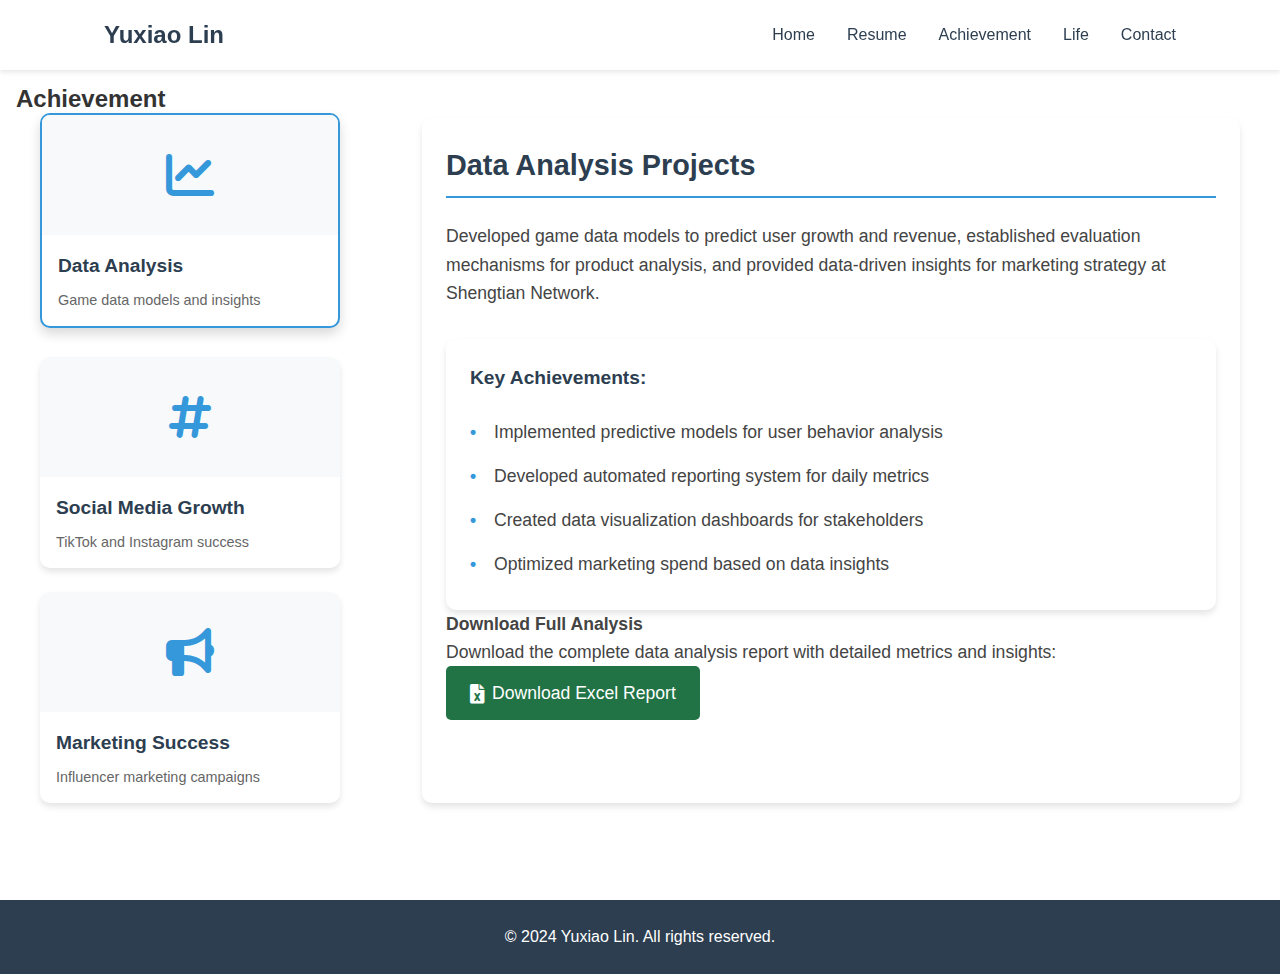
<file: achievement.html>
<!DOCTYPE html>
<html lang="en">
<head>
    <meta charset="UTF-8">
    <meta name="viewport" content="width=device-width, initial-scale=1.0">
    <title>Achievement - Yuxiao Lin</title>
    <link rel="stylesheet" href="styles.css">
    <link rel="stylesheet" href="https://cdnjs.cloudflare.com/ajax/libs/font-awesome/6.0.0/css/all.min.css">
</head>
<body>
    <header>
        <nav>
            <a href="index.html" class="logo">Yuxiao Lin</a>
            <div class="hamburger">
                <span></span>
                <span></span>
                <span></span>
            </div>
            <ul class="nav-links">
                <li><a href="index.html">Home</a></li>
                <li><a href="index.html#resume">Resume</a></li>
                <li><a href="achievement.html">Achievement</a></li>
                <li><a href="life.html">Life</a></li>
                <li><a href="index.html#contact">Contact</a></li>
            </ul>
        </nav>
    </header>

    <main>
        <section class="achievement">
            <h2>Achievement</h2>
            <div class="achievement-content">
                <div class="achievement-grid">
                    <div class="achievement-card active" data-category="data-analysis">
                        <div class="achievement-image">
                            <i class="fas fa-chart-line"></i>
                        </div>
                        <div class="achievement-text">
                            <h3>Data Analysis</h3>
                            <p>Game data models and insights</p>
                        </div>
                    </div>
                    <div class="achievement-card" data-category="social-media">
                        <div class="achievement-image">
                            <i class="fas fa-hashtag"></i>
                        </div>
                        <div class="achievement-text">
                            <h3>Social Media Growth</h3>
                            <p>TikTok and Instagram success</p>
                        </div>
                    </div>
                    <div class="achievement-card" data-category="marketing">
                        <div class="achievement-image">
                            <i class="fas fa-bullhorn"></i>
                        </div>
                        <div class="achievement-text">
                            <h3>Marketing Success</h3>
                            <p>Influencer marketing campaigns</p>
                        </div>
                    </div>
                </div>
                <div class="achievement-details">
                    <!-- Data Analysis Section -->
                    <div class="details-section active" id="data-analysis-details">
                        <h3 class="details-title">Data Analysis Projects</h3>
                        <div class="details-content">
                            <p>Developed game data models to predict user growth and revenue, established evaluation mechanisms for product analysis, and provided data-driven insights for marketing strategy at Shengtian Network.</p>
                            <div class="analysis-highlights">
                                <h4>Key Achievements:</h4>
                                <ul>
                                    <li>Implemented predictive models for user behavior analysis</li>
                                    <li>Developed automated reporting system for daily metrics</li>
                                    <li>Created data visualization dashboards for stakeholders</li>
                                    <li>Optimized marketing spend based on data insights</li>
                                </ul>
                            </div>
                            <div class="download-section">
                                <h4>Download Full Analysis</h4>
                                <p>Download the complete data analysis report with detailed metrics and insights:</p>
                                <a href="assets/data-analysis.xlsx" download class="excel-download-btn">
                                    <i class="fas fa-file-excel"></i>
                                    Download Excel Report
                                </a>
                            </div>
                        </div>
                    </div>

                    <!-- Social Media Section -->
                    <div class="details-section" id="social-media-details">
                        <h3 class="details-title">Social Media Growth</h3>
                        <div class="details-content">
                            <p>Increased company TikTok following from 0 to over 4,500 followers and Instagram from 10,000 to 15,000 followers.</p>
                            <div class="social-platform-cards">
                                <a href="https://www.tiktok.com/@ajazz_official?lang=zh-Hans" target="_blank" class="platform-card">
                                    <i class="fab fa-tiktok"></i>
                                    <div class="platform-info">
                                        <h4>TikTok</h4>
                                        <p>@ajazz_official</p>
                                    </div>
                                </a>
                                <a href="https://www.instagram.com/ajazz_brand/" target="_blank" class="platform-card">
                                    <i class="fab fa-instagram"></i>
                                    <div class="platform-info">
                                        <h4>Instagram</h4>
                                        <p>@ajazz_brand</p>
                                    </div>
                                </a>
                            </div>
                            <div class="social-proof-images">
                                <div class="proof-image-container">
                                    <h4>TikTok Growth</h4>
                                    <img src="assets/tiktok-growth.jpg" alt="TikTok follower growth from 0 to 4,500+" class="proof-image">
                                </div>
                                <div class="proof-image-container">
                                    <h4>Instagram Growth</h4>
                                    <img src="assets/instagram-growth.jpg" alt="Instagram follower growth from 10,000 to 15,000" class="proof-image">
                                </div>
                            </div>
                        </div>
                    </div>

                    <!-- Marketing Section -->
                    <div class="details-section" id="marketing-details">
                        <h3 class="details-title">Marketing Success</h3>
                        <div class="details-content">
                            <p>Generated over $800,000 in GMV through influencer marketing and strategic social media campaigns.</p>
                            <div class="confidentiality-notice">
                                <i class="fas fa-lock"></i>
                                <span>Trade Confidentiality</span>
                            </div>
                        </div>
                    </div>
                </div>
            </div>
        </section>
    </main>

    <footer>
        <p>&copy; 2024 Yuxiao Lin. All rights reserved.</p>
    </footer>

    <script>
        document.addEventListener('DOMContentLoaded', function() {
            const achievementCards = document.querySelectorAll('.achievement-card');
            const detailsSections = document.querySelectorAll('.details-section');

            achievementCards.forEach(card => {
                card.addEventListener('click', function() {
                    // Remove active class from all cards
                    achievementCards.forEach(c => c.classList.remove('active'));
                    // Add active class to clicked card
                    this.classList.add('active');

                    // Get the category from data attribute
                    const category = this.dataset.category;

                    // Hide all details sections
                    detailsSections.forEach(section => {
                        section.classList.remove('active');
                    });

                    // Show the selected details section
                    document.getElementById(`${category}-details`).classList.add('active');
                });
            });
        });

        document.querySelector('.hamburger').addEventListener('click', function() {
            this.classList.toggle('active');
            document.querySelector('.nav-links').classList.toggle('active');
        });

        // Close menu when clicking outside
        document.addEventListener('click', function(e) {
            if (!e.target.closest('.nav') && !e.target.closest('.hamburger')) {
                document.querySelector('.hamburger').classList.remove('active');
                document.querySelector('.nav-links').classList.remove('active');
            }
        });
    </script>
</body>
</html>
</file>
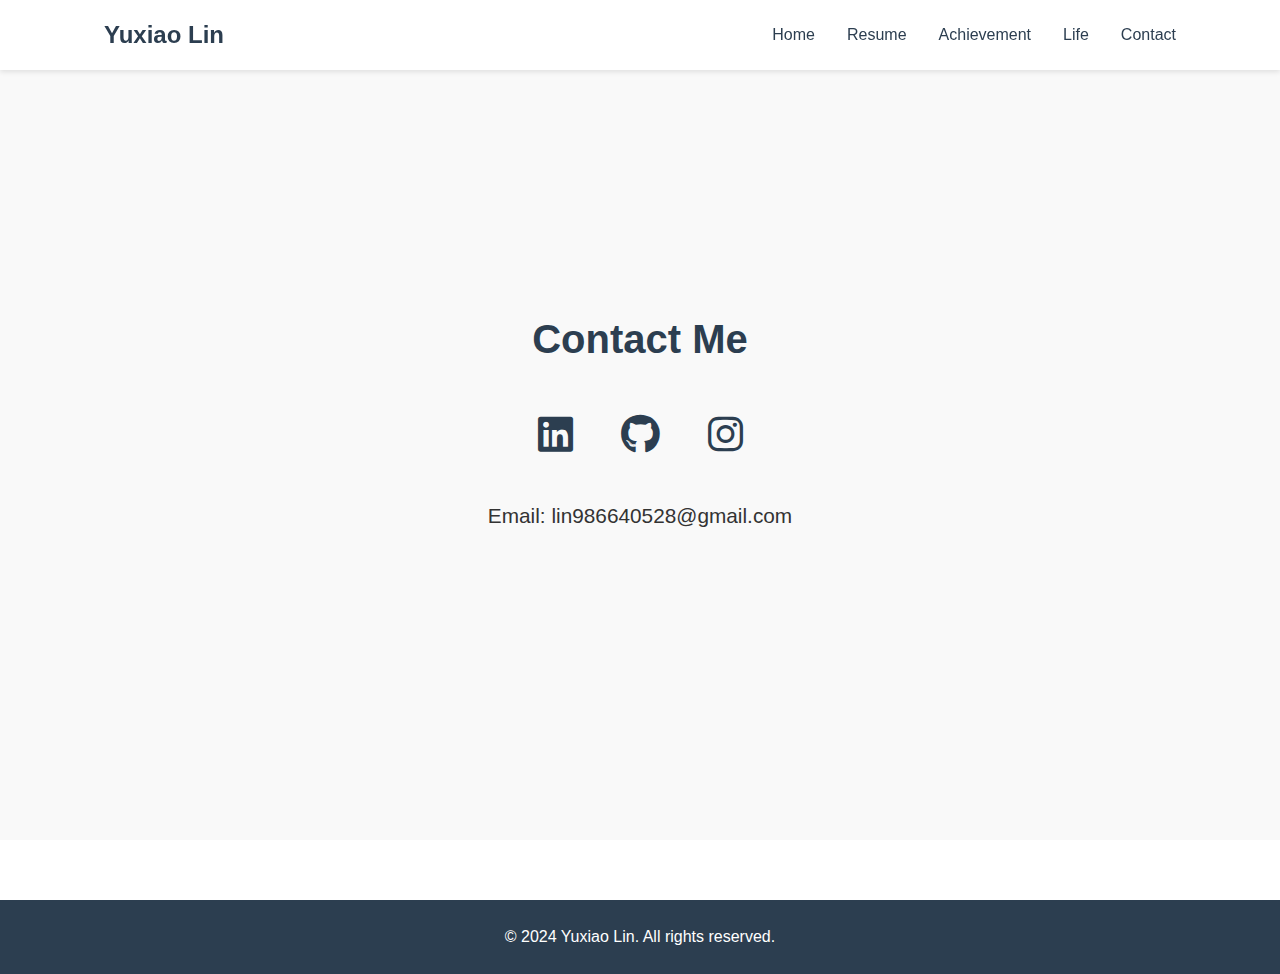
<file: contact.html>
<!DOCTYPE html>
<html lang="en">
<head>
    <meta charset="UTF-8">
    <meta name="viewport" content="width=device-width, initial-scale=1.0">
    <title>Contact - Yuxiao Lin</title>
    <link rel="stylesheet" href="styles.css">
    <link rel="stylesheet" href="https://cdnjs.cloudflare.com/ajax/libs/font-awesome/6.0.0/css/all.min.css">
</head>
<body>
    <header>
        <nav>
            <div class="logo">Yuxiao Lin</div>
            <ul class="nav-links">
                <li><a href="index.html">Home</a></li>
                <li><a href="index.html#resume">Resume</a></li>
                <li><a href="achievement.html">Achievement</a></li>
                <li><a href="life.html">Life</a></li>
                <li><a href="contact.html">Contact</a></li>
            </ul>
        </nav>
    </header>

    <main>
        <section class="contact">
            <h2>Contact Me</h2>
            <div class="contact-content">
                <div class="social-links">
                    <a href="#" class="social-link"><i class="fab fa-linkedin"></i></a>
                    <a href="#" class="social-link"><i class="fab fa-github"></i></a>
                    <a href="https://www.instagram.com/yxiao_l/" class="social-link"><i class="fab fa-instagram"></i></a>
                </div>
                <p>Email: lin986640528@gmail.com</p>
            </div>
        </section>
    </main>

    <footer>
        <p>&copy; 2024 Yuxiao Lin. All rights reserved.</p>
    </footer>
</body>
</html>
</file>
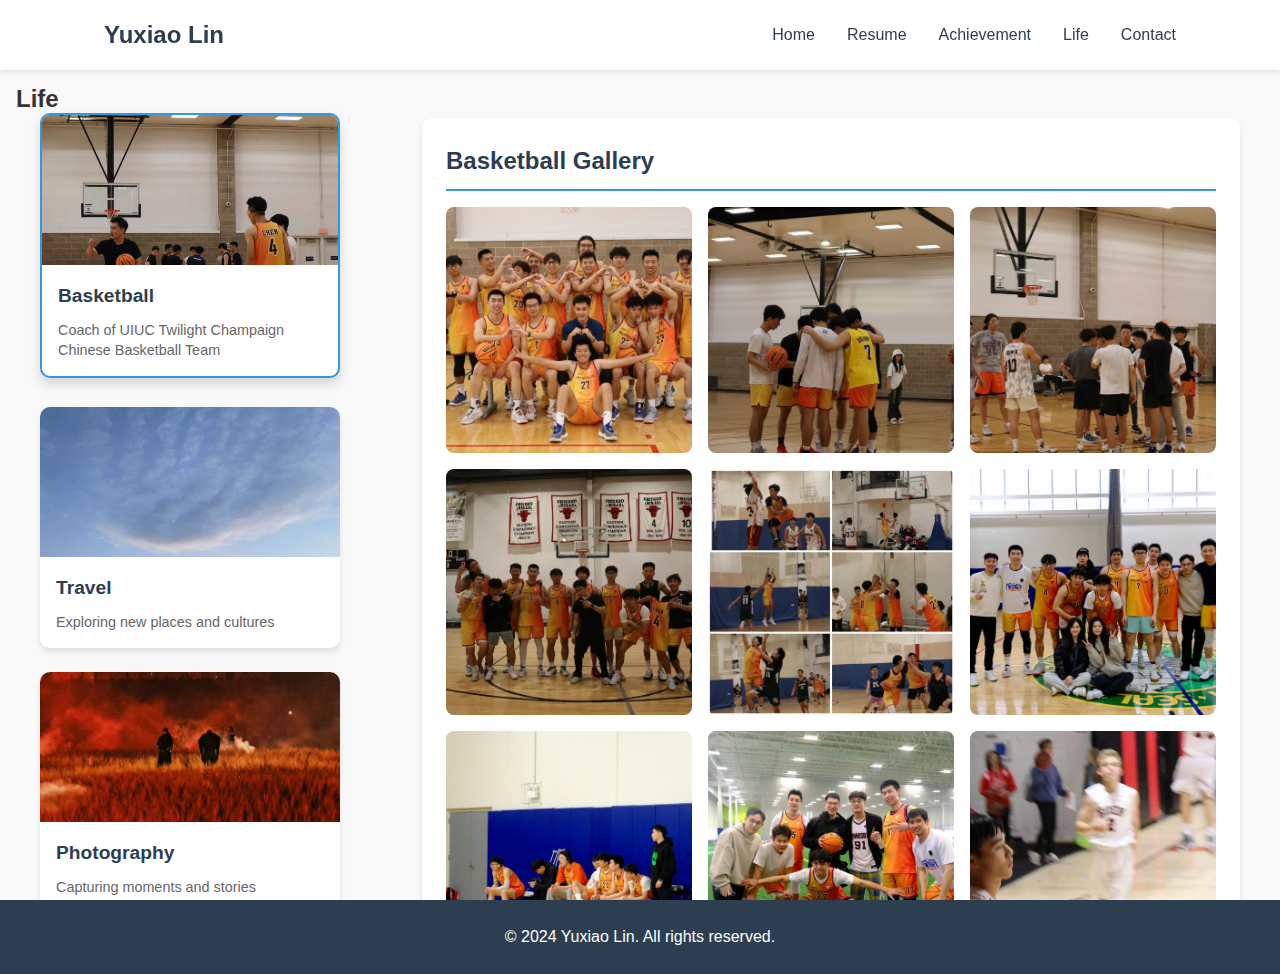
<file: life.html>
<!DOCTYPE html>
<html lang="en">
<head>
    <meta charset="UTF-8">
    <meta name="viewport" content="width=device-width, initial-scale=1.0">
    <title>Life - Yuxiao Lin</title>
    <link rel="stylesheet" href="styles.css">
    <link rel="stylesheet" href="https://cdnjs.cloudflare.com/ajax/libs/font-awesome/6.0.0/css/all.min.css">
</head>
<body>
    <header>
        <nav>
            <a href="index.html" class="logo">Yuxiao Lin</a>
            <div class="hamburger">
                <span></span>
                <span></span>
                <span></span>
            </div>
            <ul class="nav-links">
                <li><a href="index.html">Home</a></li>
                <li><a href="index.html#resume">Resume</a></li>
                <li><a href="achievement.html">Achievement</a></li>
                <li><a href="life.html">Life</a></li>
                <li><a href="index.html#contact">Contact</a></li>
            </ul>
        </nav>
    </header>

    <main>
        <section class="life">
            <h2>Life</h2>
            <div class="life-content">
                <div class="life-grid">
                    <div class="life-card active" data-category="basketball">
                        <div class="life-image">
                            <img src="assets/card-basketball.jpg" alt="Basketball" class="life-photo">
                        </div>
                        <div class="life-text">
                            <h3>Basketball</h3>
                            <p>Coach of UIUC Twilight Champaign Chinese Basketball Team</p>
                        </div>
                    </div>
                    <div class="life-card" data-category="travel">
                        <div class="life-image">
                            <img src="assets/card-travel.jpg" alt="Travel" class="life-photo">
                        </div>
                        <div class="life-text">
                            <h3>Travel</h3>
                            <p>Exploring new places and cultures</p>
                        </div>
                    </div>
                    <div class="life-card" data-category="photography">
                        <div class="life-image">
                            <img src="assets/card-photography.jpg" alt="Photography" class="life-photo">
                        </div>
                        <div class="life-text">
                            <h3>Photography</h3>
                            <p>Capturing moments and stories</p>
                        </div>
                    </div>
                </div>
                <div class="life-gallery">
                    <!-- Basketball Gallery -->
                    <div class="gallery-section active" id="basketball-gallery">
                        <h3 class="gallery-title">Basketball Gallery</h3>
                        <div class="gallery-grid">
                            <div class="gallery-item">
                                <img src="assets/basketball1.jpg" alt="Basketball">
                            </div>
                            <div class="gallery-item">
                                <img src="assets/basketball2.jpg" alt="Basketball">
                            </div>
                            <div class="gallery-item">
                                <img src="assets/basketball3.jpg" alt="Basketball">
                            </div>
                            <div class="gallery-item">
                                <img src="assets/basketball4.jpg" alt="Basketball">
                            </div>
                            <div class="gallery-item">
                                <img src="assets/basketball5.jpg" alt="Basketball">
                            </div>
                            <div class="gallery-item">
                                <img src="assets/basketball6.jpg" alt="Basketball">
                            </div>
                            <div class="gallery-item">
                                <img src="assets/basketball7.jpg" alt="Basketball">
                            </div>
                            <div class="gallery-item">
                                <img src="assets/basketball8.jpg" alt="Basketball">
                            </div>
                            <div class="gallery-item">
                                <img src="assets/basketball9.jpg" alt="Basketball">
                            </div>
                        </div>
                    </div>
                    
                    <!-- Travel Gallery -->
                    <div class="gallery-section" id="travel-gallery">
                        <h3 class="gallery-title">Travel Gallery</h3>
                        <div class="gallery-grid">
                            <div class="gallery-item">
                                <img src="assets/travel1.jpg" alt="Travel">
                            </div>
                            <div class="gallery-item">
                                <img src="assets/travel2.jpg" alt="Travel">
                            </div>
                            <div class="gallery-item">
                                <img src="assets/travel3.jpg" alt="Travel">
                            </div>
                            <div class="gallery-item">
                                <img src="assets/travel4.jpg" alt="Travel">
                            </div>
                            <div class="gallery-item">
                                <img src="assets/travel5.jpg" alt="Travel">
                            </div>
                            <div class="gallery-item">
                                <img src="assets/travel6.jpg" alt="Travel">
                            </div>
                            <div class="gallery-item">
                                <img src="assets/travel7.jpg" alt="Travel">
                            </div>
                            <div class="gallery-item">
                                <img src="assets/travel8.jpg" alt="Travel">
                            </div>
                            <div class="gallery-item">
                                <img src="assets/travel9.jpg" alt="Travel">
                            </div>
                        </div>
                    </div>
                    
                    <!-- Photography Gallery -->
                    <div class="gallery-section" id="photography-gallery">
                        <h3 class="gallery-title">Photography Gallery</h3>
                        <div class="gallery-grid">
                            <div class="gallery-item">
                                <img src="assets/photo1.jpg" alt="Photography">
                            </div>
                            <div class="gallery-item">
                                <img src="assets/photo2.jpg" alt="Photography">
                            </div>
                            <div class="gallery-item">
                                <img src="assets/photo3.jpg" alt="Photography">
                            </div>
                            <div class="gallery-item">
                                <img src="assets/photo4.jpg" alt="Photography">
                            </div>
                            <div class="gallery-item">
                                <img src="assets/photo5.jpg" alt="Photography">
                            </div>
                            <div class="gallery-item">
                                <img src="assets/photo6.jpg" alt="Photography">
                            </div>
                            <div class="gallery-item">
                                <img src="assets/photo7.jpg" alt="Photography">
                            </div>
                            <div class="gallery-item">
                                <img src="assets/photo8.jpg" alt="Photography">
                            </div>
                            <div class="gallery-item">
                                <img src="assets/photo9.jpg" alt="Photography">
                            </div>
                        </div>
                    </div>
                </div>
            </div>
        </section>
    </main>

    <footer>
        <p>&copy; 2024 Yuxiao Lin. All rights reserved.</p>
    </footer>

    <script>
        document.addEventListener('DOMContentLoaded', function() {
            const lifeCards = document.querySelectorAll('.life-card');
            const gallerySections = document.querySelectorAll('.gallery-section');

            lifeCards.forEach(card => {
                card.addEventListener('click', function() {
                    // Remove active class from all cards
                    lifeCards.forEach(c => c.classList.remove('active'));
                    // Add active class to clicked card
                    this.classList.add('active');

                    // Get the category from data attribute
                    const category = this.dataset.category;

                    // Hide all galleries
                    gallerySections.forEach(section => {
                        section.classList.remove('active');
                    });

                    // Show the selected gallery
                    document.getElementById(`${category}-gallery`).classList.add('active');

                    // Add animation class
                    document.getElementById(`${category}-gallery`).classList.add('fade-in');
                });
            });
        });

        document.querySelector('.hamburger').addEventListener('click', function() {
            this.classList.toggle('active');
            document.querySelector('.nav-links').classList.toggle('active');
        });

        // Close menu when clicking outside
        document.addEventListener('click', function(e) {
            if (!e.target.closest('.nav') && !e.target.closest('.hamburger')) {
                document.querySelector('.hamburger').classList.remove('active');
                document.querySelector('.nav-links').classList.remove('active');
            }
        });
    </script>
</body>
</html>
</file>
<file: styles.css>
/* Reset and base styles */
* {
    margin: 0;
    padding: 0;
    box-sizing: border-box;
    scroll-behavior: smooth;
}

body {
    font-family: 'Segoe UI', Tahoma, Geneva, Verdana, sans-serif;
    line-height: 1.6;
    color: #333;
}

/* Navigation */
header {
    background-color: #fff;
    box-shadow: 0 2px 5px rgba(0,0,0,0.1);
    position: fixed;
    width: 100%;
    top: 0;
    z-index: 1000;
}

nav {
    display: flex;
    justify-content: space-between;
    align-items: center;
    padding: 1rem 5%;
    max-width: 1200px;
    margin: 0 auto;
}

.logo {
    font-size: 1.5rem;
    font-weight: bold;
    color: #2c3e50;
    text-decoration: none;
    transition: color 0.3s ease;
}

.logo:hover {
    color: #3498db;
}

.nav-links {
    display: flex;
    list-style: none;
}

.nav-links li {
    margin-left: 2rem;
}

.nav-links a {
    text-decoration: none;
    color: #2c3e50;
    font-weight: 500;
    transition: color 0.3s ease;
}

.nav-links a:hover {
    color: #3498db;
}

/* Hero section */
.hero {
    height: 100vh;
    display: flex;
    align-items: center;
    justify-content: center;
    color: white;
    text-align: center;
    padding-top: 60px; /* Account for fixed header */
    position: relative;
    overflow: hidden;
}

.slideshow-container {
    position: absolute;
    top: 0;
    left: 0;
    width: 100%;
    height: 100%;
    z-index: 1;
}

.slideshow-image {
    position: absolute;
    top: 0;
    left: 0;
    width: 100%;
    height: 100%;
    background-size: cover;
    background-position: center;
    opacity: 0;
    transition: opacity 1.5s ease-in-out;
    z-index: 1;
}

.slideshow-image.active {
    opacity: 1;
}

.slideshow-image:nth-child(1) {
    background-image: url('assets/slideshow1.jpg');
}

.slideshow-image:nth-child(2) {
    background-image: url('assets/slideshow2.jpg');
}

.slideshow-image:nth-child(3) {
    background-image: url('assets/slideshow3.jpg');
}

.slideshow-image:nth-child(4) {
    background-image: url('assets/slideshow4.jpg');
}

.slideshow-image:nth-child(5) {
    background-image: url('assets/slideshow5.jpg');
}

.slideshow-image:nth-child(6) {
    background-image: url('assets/slideshow6.jpg');
}

.slideshow-overlay {
    position: absolute;
    top: 0;
    left: 0;
    width: 100%;
    height: 100%;
    background: rgba(0, 0, 0, 0.5);
    z-index: 2;
}

.hero-content {
    position: relative;
    z-index: 10;
    max-width: 900px;
    padding: 0 2rem;
}

.hero-content h1 {
    font-size: 3.5rem;
    margin-bottom: 1rem;
    text-shadow: 2px 2px 4px rgba(0,0,0,0.2);
}

.hero-content .subtitle {
    font-size: 1.3rem;
    opacity: 0.9;
    max-width: 800px;
    margin: 0 auto;
    line-height: 1.8;
}

.hero-social-links {
    display: flex;
    justify-content: center;
    flex-wrap: wrap;
    gap: 1.5rem;
    margin-top: 2rem;
}

.hero-social-links a {
    color: white;
    text-decoration: none;
    font-size: 1.1rem;
    display: flex;
    align-items: center;
    transition: all 0.3s ease;
    padding: 0.5rem 1rem;
    border-radius: 4px;
    background-color: rgba(255, 255, 255, 0.2);
}

.hero-social-links a i {
    margin-right: 0.5rem;
    font-size: 1.4rem;
}

.hero-social-links a:hover {
    background-color: rgba(255, 255, 255, 0.3);
    transform: translateY(-3px);
}

.wechat-link {
    position: relative;
}

.wechat-tooltip {
    position: absolute;
    bottom: 100%;
    left: 50%;
    transform: translateX(-50%);
    visibility: hidden;
    opacity: 0;
    background-color: white;
    padding: 1rem;
    border-radius: 8px;
    box-shadow: 0 4px 15px rgba(0, 0, 0, 0.1);
    transition: all 0.3s ease;
    width: 200px;
    z-index: 100;
    text-align: center;
}

.qr-code-image {
    width: 100%;
    border-radius: 4px;
    margin-bottom: 0.8rem;
}

.wechat-id {
    color: #333;
    font-size: 1.1rem;
    font-weight: bold;
    margin-bottom: 0.8rem;
}

.qr-code-info {
    color: #555;
    font-size: 0.9rem;
    line-height: 1.4;
}

.wechat-link:hover .wechat-tooltip {
    visibility: visible;
    opacity: 1;
    bottom: calc(100% + 15px);
}

/* Sections */
section {
    padding: 5rem 1rem;
}

/* About section */
.about {
    background-color: #f9f9f9;
}

.about-content {
    max-width: 800px;
    margin: 0 auto;
    text-align: center;
    font-size: 1.1rem;
}

/* Resume section */
.resume {
    background-color: #f9f9f9;
    padding-top: 6rem;
    min-height: 100vh;
    display: flex;
    flex-direction: column;
    align-items: center;
    justify-content: center;
}

.resume h2 {
    text-align: center;
    margin-bottom: 2rem;
    font-size: 2.5rem;
    color: #2c3e50;
    font-weight: bold;
}

.resume-content {
    width: 100%;
    max-width: 1000px;
    margin: 0 auto;
    padding: 0 1rem;
    font-size: 1.2rem;
}

.resume-image {
    max-width: 100%;
    height: auto;
    box-shadow: 0 4px 8px rgba(0,0,0,0.1);
    border-radius: 5px;
}

.resume-note {
    margin-top: 1.5rem;
    font-size: 1.1rem;
}

.resume-note a {
    color: #3498db;
    text-decoration: none;
    font-weight: 500;
}

.resume-note a:hover {
    text-decoration: underline;
}

.pdf-container {
    width: 100%;
    height: 800px;
    margin: 2rem auto;
    box-shadow: 0 4px 8px rgba(0,0,0,0.1);
    border-radius: 8px;
    overflow: hidden;
}

.pdf-viewer {
    width: 100%;
    height: 100%;
    border: none;
}

/* Make PDF viewer responsive */
@media (max-width: 768px) {
    .pdf-container {
        height: 500px;
    }
}

/* Achievement section */
.achievement {
    background-color: #fff;
    padding: 5rem 1rem;
}

.achievement-content {
    max-width: 1200px;
    margin: 0 auto;
    display: flex;
    gap: 2rem;
}

.achievement-grid {
    width: 30%;
    display: flex;
    flex-direction: column;
    gap: 1.5rem;
}

.achievement-card {
    background: white;
    border-radius: 10px;
    overflow: hidden;
    box-shadow: 0 4px 6px rgba(0,0,0,0.1);
    transition: all 0.3s ease;
    display: flex;
    flex-direction: column;
    max-width: 300px;
    cursor: pointer;
}

.achievement-card.active {
    transform: translateY(-5px);
    box-shadow: 0 6px 12px rgba(0,0,0,0.15);
    border: 2px solid #3498db;
}

.achievement-image {
    width: 100%;
    height: 120px;
    display: flex;
    align-items: center;
    justify-content: center;
    background-color: #f8f9fa;
}

.achievement-image i {
    font-size: 3rem;
    color: #3498db;
}

.achievement-text {
    padding: 1rem;
    flex: 1;
}

.achievement-text h3 {
    color: #2c3e50;
    margin-bottom: 0.5rem;
    font-size: 1.2rem;
}

.achievement-text p {
    color: #666;
    line-height: 1.4;
    font-size: 0.9rem;
}

.achievement-details {
    width: 70%;
    background: white;
    border-radius: 10px;
    padding: 1.5rem;
    box-shadow: 0 4px 6px rgba(0,0,0,0.1);
}

.details-section {
    display: none;
    opacity: 0;
    transition: opacity 0.3s ease;
}

.details-section.active {
    display: block;
    opacity: 1;
}

.details-title {
    font-size: 1.8rem;
    color: #2c3e50;
    margin-bottom: 1.5rem;
    padding-bottom: 0.5rem;
    border-bottom: 2px solid #3498db;
}

.details-content {
    font-size: 1.1rem;
    line-height: 1.6;
    color: #444;
}

/* Responsive design for Achievement section */
@media (max-width: 768px) {
    .achievement-content {
        flex-direction: column;
    }

    .achievement-grid {
        width: 100%;
        flex-direction: row;
        overflow-x: auto;
        padding-bottom: 1rem;
    }

    .achievement-card {
        min-width: 250px;
    }

    .achievement-details {
        width: 100%;
        margin-top: 2rem;
    }

    .details-title {
        font-size: 1.5rem;
    }
}

/* Contact section */
.contact {
    background-color: #f9f9f9;
    min-height: calc(100vh - 60px); /* Account for footer */
    display: flex;
    flex-direction: column;
    align-items: center;
    justify-content: center;
    padding: 2rem 1rem;
}

.contact h2 {
    text-align: center;
    margin-bottom: 2rem;
    font-size: 2.5rem;
    color: #2c3e50;
    font-weight: bold;
}

.contact-content {
    text-align: center;
    max-width: 600px;
    margin: 0 auto;
    font-size: 1.3rem;
}

.social-links {
    display: flex;
    justify-content: center;
    gap: 3rem;
    margin-bottom: 2rem;
}

.social-link {
    font-size: 2.5rem;
    color: #2c3e50;
    transition: color 0.3s ease;
}

.social-link:hover {
    color: #3498db;
}

.social-link-container {
    display: flex;
    flex-direction: column;
    align-items: center;
    gap: 0.5rem;
}

.social-link-wrapper {
    display: flex;
    flex-direction: column;
    align-items: center;
    text-align: center;
}

.social-link-wrapper .social-link {
    margin-bottom: 0.2rem;
}

.progress-text {
    font-size: 0.8rem;
    color: #666;
    font-style: italic;
    margin-top: 0.2rem;
    text-align: center;
    white-space: nowrap;
}

/* Footer */
footer {
    background: #2c3e50;
    color: white;
    text-align: center;
    padding: 1.5rem;
}

/* Responsive design */
@media (max-width: 768px) {
    .nav-links {
        display: none; /* For now, hide nav links on mobile */
    }
    
    .hero-content h1 {
        font-size: 2.5rem;
    }
    
    .hero-content .subtitle {
        font-size: 1.2rem;
    }
    
    section {
        padding: 3rem 1rem;
    }
    
    .project-grid {
        grid-template-columns: 1fr;
    }
    
    .resume h2,
    .contact h2 {
        font-size: 2rem;
    }
    
    .resume-content,
    .contact-content {
        font-size: 1.1rem;
    }
    
    .lang-btn,
    .download-btn {
        font-size: 1.1rem;
        padding: 0.8rem 1.5rem;
    }
    
    .social-link {
        font-size: 2rem;
    }
}

/* Animations */
@keyframes fadeIn {
    from {
        opacity: 0;
        transform: translateY(20px);
    }
    to {
        opacity: 1;
        transform: translateY(0);
    }
}

.hero-content, .about-content, .project-card {
    animation: fadeIn 1s ease-out forwards;
}

.slideshow-nav {
    position: absolute;
    top: 50%;
    transform: translateY(-50%);
    background: rgba(255, 255, 255, 0.2);
    border: none;
    width: 50px;
    height: 50px;
    border-radius: 50%;
    cursor: pointer;
    z-index: 100;
    color: white;
    font-size: 1.2rem;
    transition: all 0.3s ease;
    display: flex;
    align-items: center;
    justify-content: center;
    outline: none;
}

.slideshow-nav:hover {
    background: rgba(255, 255, 255, 0.4);
    transform: translateY(-50%) scale(1.1);
}

.slideshow-nav:active {
    transform: translateY(-50%) scale(0.95);
}

.slideshow-nav.prev {
    left: 20px;
}

.slideshow-nav.next {
    right: 20px;
}

.slideshow-nav i {
    text-shadow: 0 2px 4px rgba(0, 0, 0, 0.3);
}

/* Responsive design for navigation buttons */
@media (max-width: 768px) {
    .slideshow-nav {
        width: 40px;
        height: 40px;
        font-size: 1rem;
    }
    
    .slideshow-nav.prev {
        left: 10px;
    }
    
    .slideshow-nav.next {
        right: 10px;
    }
}

.language-toggle {
    margin-bottom: 2rem;
    display: flex;
    justify-content: center;
    gap: 1rem;
}

.lang-btn {
    padding: 1rem 2rem;
    border: 2px solid #3498db;
    background: transparent;
    color: #3498db;
    border-radius: 25px;
    cursor: pointer;
    font-size: 1.2rem;
    font-weight: 500;
    transition: all 0.3s ease;
}

.lang-btn:hover {
    background: rgba(52, 152, 219, 0.1);
}

.lang-btn.active {
    background: #3498db;
    color: white;
}

.download-buttons {
    margin-top: 2rem;
    display: flex;
    justify-content: center;
    gap: 1.5rem;
    flex-wrap: wrap;
}

.download-btn {
    display: inline-flex;
    align-items: center;
    padding: 1rem 2rem;
    background-color: #3498db;
    color: white;
    text-decoration: none;
    border-radius: 25px;
    font-weight: 500;
    font-size: 1.2rem;
    transition: all 0.3s ease;
    box-shadow: 0 2px 4px rgba(0,0,0,0.1);
}

.download-btn i {
    margin-right: 0.5rem;
}

.download-btn:hover {
    background-color: #2980b9;
    transform: translateY(-2px);
    box-shadow: 0 4px 8px rgba(0,0,0,0.2);
}

.download-btn:active {
    transform: translateY(0);
}

/* Make buttons stack on mobile */
@media (max-width: 768px) {
    .download-buttons {
        flex-direction: column;
        align-items: center;
    }
    
    .download-btn {
        width: 100%;
        max-width: 300px;
        justify-content: center;
    }
}

/* Life section */
.life {
    background-color: #f9f9f9;
    padding: 5rem 1rem;
}

.life-content {
    max-width: 1200px;
    margin: 0 auto;
    display: flex;
    gap: 2rem;
}

.life-grid {
    width: 30%;
    display: flex;
    flex-direction: column;
    gap: 1.5rem;
}

.life-card {
    background: white;
    border-radius: 10px;
    overflow: hidden;
    box-shadow: 0 4px 6px rgba(0,0,0,0.1);
    transition: all 0.3s ease;
    display: flex;
    flex-direction: column;
    max-width: 300px;
    cursor: pointer;
}

.life-card.active {
    transform: translateY(-5px);
    box-shadow: 0 6px 12px rgba(0,0,0,0.15);
    border: 2px solid #3498db;
}

.life-image {
    width: 100%;
    height: 150px;
    overflow: hidden;
}

.life-photo {
    width: 100%;
    height: 100%;
    object-fit: cover;
    transition: transform 0.3s ease;
}

.life-card:hover .life-photo {
    transform: scale(1.05);
}

.life-text {
    padding: 1rem;
    flex: 1;
}

.life-text h3 {
    color: #2c3e50;
    margin-bottom: 0.5rem;
    font-size: 1.2rem;
}

.life-text p {
    color: #666;
    line-height: 1.4;
    font-size: 0.9rem;
}

.life-gallery {
    width: 70%;
    background: white;
    border-radius: 10px;
    padding: 1.5rem;
    box-shadow: 0 4px 6px rgba(0,0,0,0.1);
}

.gallery-grid {
    display: grid;
    grid-template-columns: repeat(3, 1fr);
    gap: 1rem;
    margin-top: 1rem;
}

.gallery-item {
    position: relative;
    aspect-ratio: 1;
    overflow: hidden;
    border-radius: 8px;
    cursor: pointer;
}

.gallery-item img {
    width: 100%;
    height: 100%;
    object-fit: cover;
    transition: transform 0.3s ease;
}

.gallery-item:hover img {
    transform: scale(1.05);
}

.gallery-title {
    font-size: 1.5rem;
    color: #2c3e50;
    margin-bottom: 1rem;
    padding-bottom: 0.5rem;
    border-bottom: 2px solid #3498db;
}

/* Responsive design for gallery */
@media (max-width: 1200px) {
    .gallery-grid {
        grid-template-columns: repeat(3, 1fr);
        gap: 0.8rem;
    }
}

@media (max-width: 768px) {
    .gallery-grid {
        grid-template-columns: repeat(2, 1fr);
        gap: 0.5rem;
    }
    
    .gallery-title {
        font-size: 1.2rem;
    }
}

/* Responsive design for Life section */
@media (max-width: 768px) {
    .life-content {
        flex-direction: column;
    }

    .life-grid {
        width: 100%;
        flex-direction: row;
        overflow-x: auto;
        padding-bottom: 1rem;
    }

    .life-card {
        min-width: 250px;
    }

    .life-gallery {
        width: 100%;
        margin-top: 2rem;
    }
}

/* Add scroll-snap to main container */
main {
    scroll-snap-type: y mandatory;
    overflow-y: scroll;
    height: 100vh;
}

/* Gallery section styles */
.gallery-section {
    display: none;
    opacity: 0;
    transition: opacity 0.3s ease;
}

.gallery-section.active {
    display: block;
    opacity: 1;
}

.gallery-section.fade-in {
    animation: fadeIn 0.5s ease-in-out;
}

@keyframes fadeIn {
    from {
        opacity: 0;
        transform: translateY(10px);
    }
    to {
        opacity: 1;
        transform: translateY(0);
    }
}

.data-analysis-content {
    margin-top: 1.5rem;
}

.excel-viewer {
    width: 100%;
    margin-bottom: 1.5rem;
    border-radius: 8px;
    overflow: hidden;
    box-shadow: 0 4px 8px rgba(0,0,0,0.1);
}

.excel-viewer iframe {
    display: block;
    background-color: #fff;
}

.download-option {
    text-align: center;
    margin-top: 1rem;
}

.excel-download-btn {
    display: inline-flex;
    align-items: center;
    gap: 0.5rem;
    padding: 0.8rem 1.5rem;
    background-color: #217346;  /* Excel green color */
    color: white;
    text-decoration: none;
    border-radius: 5px;
    font-weight: 500;
    transition: all 0.3s ease;
}

.excel-download-btn:hover {
    background-color: #1e6b3e;
    transform: translateY(-2px);
    box-shadow: 0 4px 8px rgba(0,0,0,0.1);
}

.excel-download-btn i {
    font-size: 1.2rem;
}

/* Responsive design for Excel viewer */
@media (max-width: 768px) {
    .excel-viewer {
        height: 400px;
    }
    
    .excel-viewer iframe {
        height: 100% !important;
    }
}

.metrics-grid {
    display: grid;
    grid-template-columns: repeat(3, 1fr);
    gap: 1.5rem;
    margin: 2rem 0;
}

.metric-card {
    background: white;
    padding: 1.5rem;
    border-radius: 10px;
    box-shadow: 0 4px 6px rgba(0,0,0,0.1);
    display: flex;
    align-items: center;
    gap: 1rem;
    transition: transform 0.3s ease;
}

.metric-card:hover {
    transform: translateY(-5px);
}

.metric-icon {
    width: 50px;
    height: 50px;
    background-color: #3498db;
    border-radius: 50%;
    display: flex;
    align-items: center;
    justify-content: center;
}

.metric-icon i {
    font-size: 1.5rem;
    color: white;
}

.metric-info h4 {
    color: #2c3e50;
    margin-bottom: 0.5rem;
    font-size: 1rem;
}

.metric-value {
    font-size: 1.8rem;
    font-weight: bold;
    color: #3498db;
    margin: 0.3rem 0;
}

.metric-period {
    font-size: 0.9rem;
    color: #666;
}

.analysis-highlights {
    margin-top: 2rem;
    padding: 1.5rem;
    background: white;
    border-radius: 10px;
    box-shadow: 0 4px 6px rgba(0,0,0,0.1);
}

.analysis-highlights h4 {
    color: #2c3e50;
    margin-bottom: 1rem;
    font-size: 1.2rem;
}

.analysis-highlights ul {
    list-style-type: none;
    padding: 0;
}

.analysis-highlights li {
    padding: 0.5rem 0;
    padding-left: 1.5rem;
    position: relative;
    color: #444;
}

.analysis-highlights li:before {
    content: "•";
    color: #3498db;
    font-weight: bold;
    position: absolute;
    left: 0;
}

/* Responsive design for metrics */
@media (max-width: 768px) {
    .metrics-grid {
        grid-template-columns: 1fr;
        gap: 1rem;
    }
    
    .metric-card {
        padding: 1rem;
    }
    
    .metric-value {
        font-size: 1.5rem;
    }
}

.social-proof-images {
    margin-top: 2rem;
    display: flex;
    flex-direction: column;
    gap: 2rem;
    padding: 1rem;
}

.proof-image-container {
    background: #ffffff;
    border-radius: 8px;
    padding: 1rem;
    box-shadow: 0 2px 4px rgba(0, 0, 0, 0.1);
    max-width: 600px;
    margin: 0 auto;
    width: 100%;
}

.proof-image-container h4 {
    margin-bottom: 1rem;
    color: #333;
    font-size: 1.1rem;
    text-align: center;
}

.proof-image {
    width: 100%;
    height: auto;
    border-radius: 6px;
    transition: transform 0.3s ease;
}

.proof-image:hover {
    transform: scale(1.02);
}

.social-platform-cards {
    display: flex;
    justify-content: center;
    gap: 2rem;
    margin: 2rem 0;
}

.platform-card {
    display: flex;
    align-items: center;
    gap: 1rem;
    padding: 1rem 1.5rem;
    background: white;
    border-radius: 10px;
    box-shadow: 0 2px 8px rgba(0, 0, 0, 0.1);
    text-decoration: none;
    color: #2c3e50;
    transition: all 0.3s ease;
    min-width: 200px;
}

.platform-card:hover {
    transform: translateY(-3px);
    box-shadow: 0 4px 12px rgba(0, 0, 0, 0.15);
}

.platform-card i {
    font-size: 2rem;
}

.platform-card i.fa-tiktok {
    color: #000000;
}

.platform-card i.fa-instagram {
    color: #E4405F;
}

.platform-info {
    display: flex;
    flex-direction: column;
}

.platform-info h4 {
    font-size: 1.1rem;
    margin: 0;
    color: #2c3e50;
}

.platform-info p {
    font-size: 0.9rem;
    color: #666;
    margin: 0.2rem 0 0 0;
}

/* Responsive design for platform cards */
@media (max-width: 768px) {
    .social-platform-cards {
        flex-direction: column;
        align-items: center;
        gap: 1rem;
    }

    .platform-card {
        width: 100%;
        max-width: 300px;
    }
}

.confidentiality-notice {
    display: flex;
    align-items: center;
    gap: 0.5rem;
    margin-top: 1rem;
    padding: 0.75rem 1rem;
    background-color: #f8f9fa;
    border-left: 3px solid #dc3545;
    border-radius: 4px;
}

.confidentiality-notice i {
    color: #dc3545;
    font-size: 1rem;
}

.confidentiality-notice span {
    color: #6c757d;
    font-size: 0.9rem;
    font-weight: 500;
}

/* Mobile Navigation */
@media screen and (max-width: 768px) {
    nav {
        position: relative;
        padding: 1rem;
    }

    .nav-links {
        display: none;
        position: absolute;
        top: 100%;
        left: 0;
        right: 0;
        background-color: white;
        flex-direction: column;
        padding: 1rem;
        box-shadow: 0 2px 5px rgba(0,0,0,0.1);
        z-index: 1000;
    }

    .nav-links.active {
        display: flex;
    }

    .nav-links li {
        margin: 0.5rem 0;
    }

    .hamburger {
        display: block;
        cursor: pointer;
        padding: 0.5rem;
    }

    .hamburger span {
        display: block;
        width: 25px;
        height: 3px;
        background-color: #2c3e50;
        margin: 5px 0;
        transition: all 0.3s ease;
    }

    .hamburger.active span:nth-child(1) {
        transform: rotate(45deg) translate(5px, 5px);
    }

    .hamburger.active span:nth-child(2) {
        opacity: 0;
    }

    .hamburger.active span:nth-child(3) {
        transform: rotate(-45deg) translate(7px, -7px);
    }
}

/* Responsive Grid Layouts */
@media screen and (max-width: 768px) {
    .achievement-grid {
        grid-template-columns: 1fr;
        gap: 1rem;
    }

    .social-platform-cards {
        flex-direction: column;
        align-items: center;
    }

    .platform-card {
        width: 100%;
        max-width: 300px;
    }

    .social-proof-images {
        padding: 0.5rem;
    }

    .proof-image-container {
        margin-bottom: 1rem;
    }
}

/* Responsive Text and Spacing */
@media screen and (max-width: 768px) {
    h1 {
        font-size: 2rem;
    }

    h2 {
        font-size: 1.75rem;
    }

    h3 {
        font-size: 1.5rem;
    }

    p {
        font-size: 1rem;
        line-height: 1.6;
    }

    section {
        padding: 2rem 1rem;
    }

    .container {
        padding: 0 1rem;
    }
}

/* Life Page Responsive Grid */
@media screen and (max-width: 768px) {
    .life-grid {
        grid-template-columns: 1fr;
        gap: 1.5rem;
    }

    .life-card {
        margin: 0 1rem;
    }

    .gallery-grid {
        grid-template-columns: repeat(auto-fill, minmax(250px, 1fr));
        gap: 1rem;
        padding: 1rem;
    }
}
</file>
